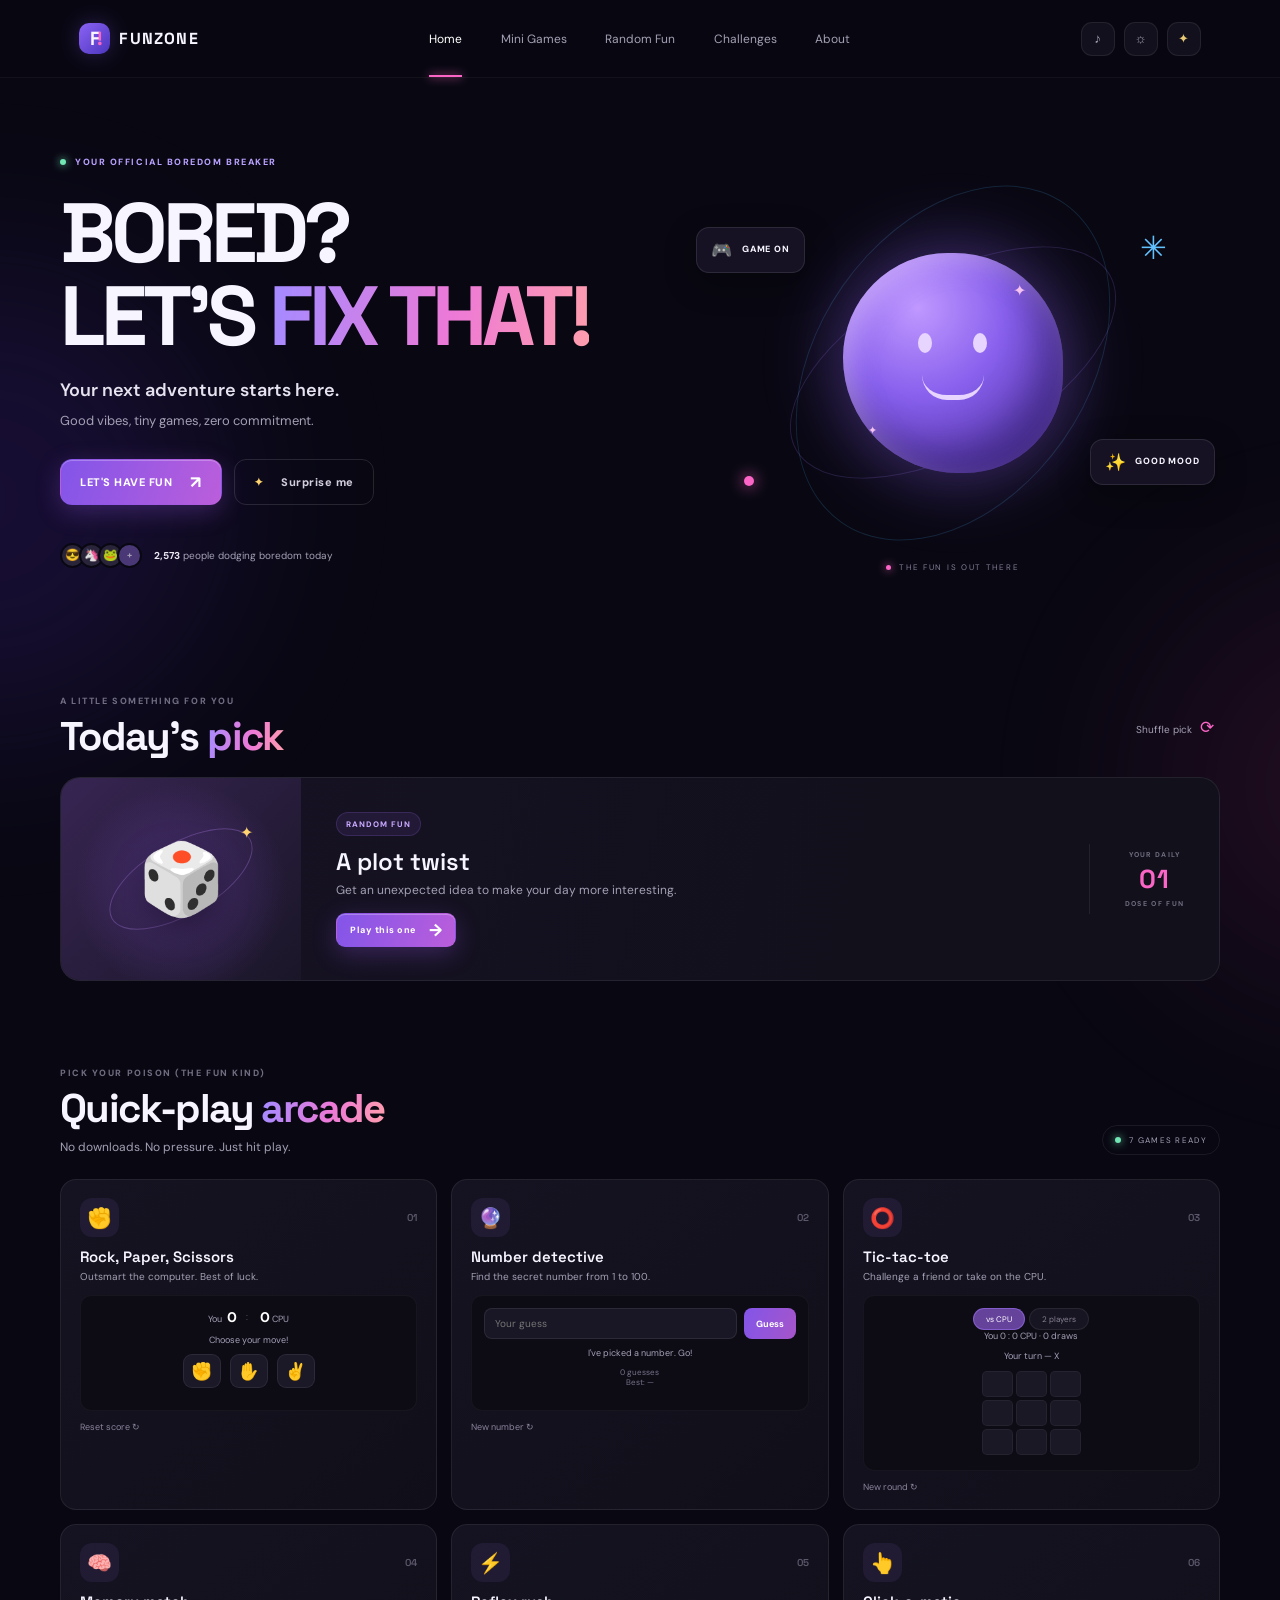
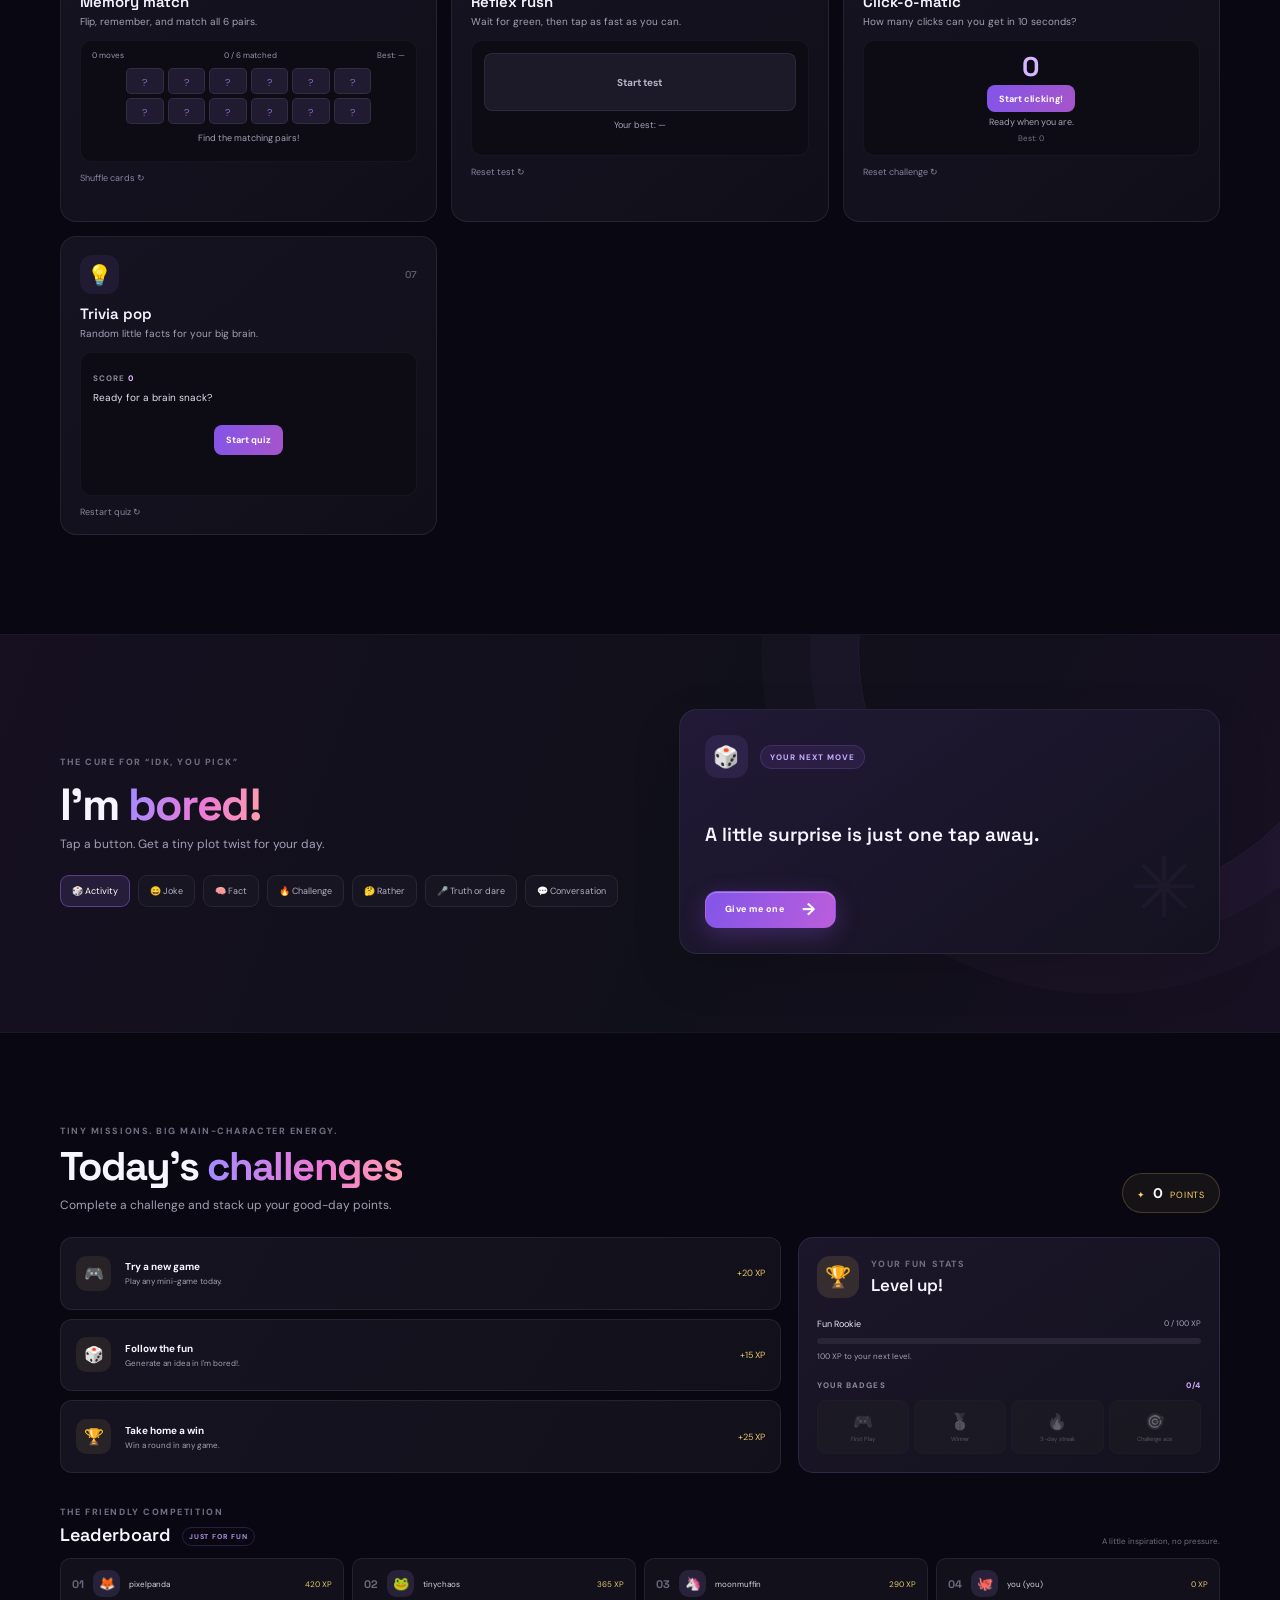
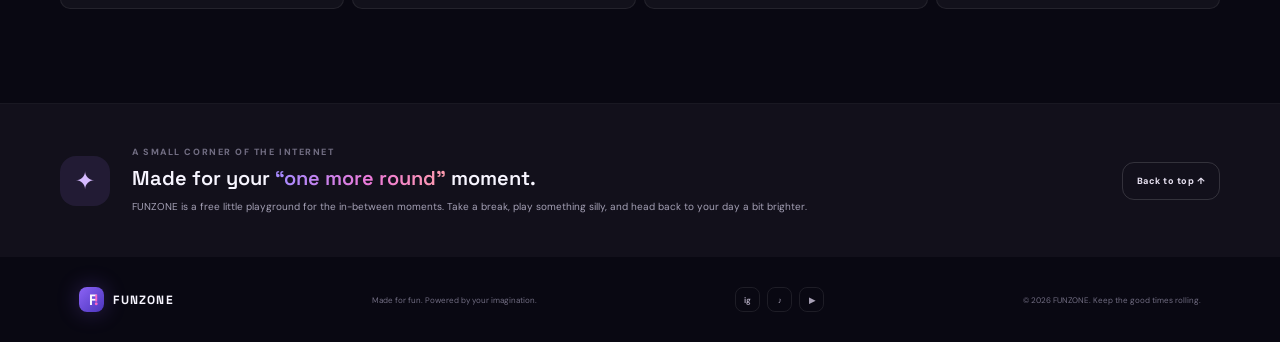
<file: theodor/index.html>
<!doctype html>
<html lang="en">
<head>
  <meta charset="utf-8">
  <meta name="viewport" content="width=device-width, initial-scale=1">
  <meta name="theme-color" content="#090812">
  <meta name="description" content="A tiny escape from boring. Play quick games, find a challenge, and make today more fun.">
  <title>FUNZONE — Your next adventure starts here</title>
  <link rel="preconnect" href="https://fonts.googleapis.com">
  <link rel="preconnect" href="https://fonts.gstatic.com" crossorigin>
  <link href="https://fonts.googleapis.com/css2?family=DM+Sans:wght@400;500;600;700;800&family=Space+Grotesk:wght@400;500;600;700&display=swap" rel="stylesheet">
  <link rel="stylesheet" href="styles.css">
</head>
<body>
  <div class="loader" id="loader" aria-label="Loading FUNZONE">
    <div class="loader-mark">F<span>!</span></div>
    <div class="loader-track"><i></i></div>
    <p>Loading your fun...</p>
  </div>
  <div class="ambient ambient-one" aria-hidden="true"></div>
  <div class="ambient ambient-two" aria-hidden="true"></div>
  <header class="site-header">
    <a class="brand" href="#home" aria-label="FUNZONE home"><span class="brand-icon">F<span>!</span></span><span>FUNZONE</span></a>
    <button class="menu-toggle" id="menuToggle" aria-label="Open navigation" aria-expanded="false">☰</button>
    <nav class="main-nav" id="mainNav" aria-label="Main navigation">
      <a class="nav-link active" href="#home">Home</a>
      <a class="nav-link" href="#games">Mini Games</a>
      <a class="nav-link" href="#random">Random Fun</a>
      <a class="nav-link" href="#challenges">Challenges</a>
      <a class="nav-link" href="#about">About</a>
    </nav>
    <div class="header-actions">
      <button class="icon-button" id="soundToggle" aria-label="Turn sound off" title="Sound on">♫</button>
      <button class="icon-button" id="themeToggle" aria-label="Switch to light theme" title="Switch theme">☼</button>
      <button class="avatar-button" id="settingsOpen" aria-label="Open settings">✦</button>
    </div>
  </header>

  <main>
    <section class="hero section-wrap" id="home">
      <div class="hero-copy">
        <div class="eyebrow"><span class="live-dot"></span> YOUR OFFICIAL BOREDOM BREAKER</div>
        <h1>BORED?<br>LET'S <span class="gradient-text">FIX THAT!</span></h1>
        <p class="hero-subtitle">Your next adventure starts here.<br><span>Good vibes, tiny games, zero commitment.</span></p>
        <div class="hero-buttons">
          <a class="button button-primary" href="#games">LET'S HAVE FUN <span>↗</span></a>
          <button class="button button-quiet" id="surpriseButton"><span class="sparkle">✦</span> Surprise me</button>
        </div>
        <div class="hero-proof"><div class="avatar-stack"><i>😎</i><i>🦄</i><i>🐸</i><b>+</b></div><span><strong id="playerCount">2,481</strong> people dodging boredom today</span></div>
      </div>
      <div class="hero-art" aria-label="A playful floating planet illustration">
        <div class="orbit orbit-one"></div><div class="orbit orbit-two"></div>
        <div class="planet"><span class="planet-face">◡</span><i class="planet-star star-a">✦</i><i class="planet-star star-b">✦</i></div>
        <div class="float-chip chip-game"><span>🎮</span> GAME ON</div>
        <div class="float-chip chip-mood"><span>✨</span> GOOD MOOD</div>
        <div class="floating-shape shape-cross">✳</div><div class="floating-shape shape-circle"></div>
        <div class="art-caption"><span class="caption-dot"></span> THE FUN IS OUT THERE</div>
      </div>
    </section>

    <section class="section-wrap featured-section" aria-labelledby="featuredTitle">
      <div class="section-heading compact-heading"><div><div class="eyebrow">A LITTLE SOMETHING FOR YOU</div><h2 id="featuredTitle">Today's <span class="gradient-text">pick</span></h2></div><button class="text-button" id="shuffleFeatured">Shuffle pick <span>⟳</span></button></div>
      <article class="featured-card" id="featuredCard">
        <div class="featured-visual" id="featuredVisual"><span class="featured-emoji" id="featuredEmoji">🎯</span><span class="visual-orbit"></span><span class="visual-spark">✦</span></div>
        <div class="featured-copy"><span class="pill-label" id="featuredTag">QUICK GAME</span><h3 id="featuredName">Reaction time</h3><p id="featuredDescription">Think you're quick? Put your reflexes to the test.</p><button class="button button-small button-primary" id="featuredPlay">Play this one <span>→</span></button></div>
        <div class="featured-index"><span>YOUR DAILY</span><strong>01</strong><span>DOSE OF FUN</span></div>
      </article>
    </section>

    <section class="section-wrap games-section" id="games">
      <div class="section-heading"><div><div class="eyebrow">PICK YOUR POISON (THE FUN KIND)</div><h2>Quick-play <span class="gradient-text">arcade</span></h2><p class="section-intro">No downloads. No pressure. Just hit play.</p></div><span class="heading-count"><i></i> 7 GAMES READY</span></div>
      <div class="games-grid">
        <article class="game-card game-rps"><div class="card-top"><span class="game-icon">✊</span><span class="game-number">01</span></div><h3>Rock, Paper, Scissors</h3><p>Outsmart the computer. Best of luck.</p><div class="game-widget"><div class="rps-score"><span>You <b id="rpsPlayerScore">0</b></span><span class="score-divider">:</span><span><b id="rpsComputerScore">0</b> CPU</span></div><p class="game-feedback" id="rpsFeedback" aria-live="polite">Choose your move!</p><div class="rps-actions"><button class="choice-button" data-rps="rock" aria-label="Choose rock">✊</button><button class="choice-button" data-rps="paper" aria-label="Choose paper">✋</button><button class="choice-button" data-rps="scissors" aria-label="Choose scissors">✌️</button></div></div><button class="reset-link" data-reset="rps">Reset score ↻</button></article>
        <article class="game-card game-guess"><div class="card-top"><span class="game-icon">🔮</span><span class="game-number">02</span></div><h3>Number detective</h3><p>Find the secret number from 1 to 100.</p><div class="game-widget"><form class="inline-form" id="guessForm"><input id="guessInput" type="number" min="1" max="100" placeholder="Your guess" aria-label="Your number guess" required><button class="mini-button" type="submit">Guess</button></form><p class="game-feedback" id="guessFeedback" aria-live="polite">I've picked a number. Go!</p><span class="subtle-score" id="guessAttempts">0 guesses</span><span class="subtle-score" id="guessBest">Best: —</span></div><button class="reset-link" data-reset="guess">New number ↻</button></article>
        <article class="game-card game-ttt"><div class="card-top"><span class="game-icon">⭕</span><span class="game-number">03</span></div><h3>Tic-tac-toe</h3><p>Challenge a friend or take on the CPU.</p><div class="game-widget"><div class="mode-switch" role="group" aria-label="Tic-tac-toe opponent"><button class="mode-button selected" data-mode="ai">vs CPU</button><button class="mode-button" data-mode="friend">2 players</button></div><div class="rps-score ttt-score" id="tttScore">You 0 : 0 CPU</div><p class="game-feedback" id="tttFeedback" aria-live="polite">Your turn — X</p><div class="ttt-board" id="tttBoard" role="grid" aria-label="Tic-tac-toe board"></div></div><button class="reset-link" data-reset="ttt">New round ↻</button></article>
        <article class="game-card game-memory"><div class="card-top"><span class="game-icon">🧠</span><span class="game-number">04</span></div><h3>Memory match</h3><p>Flip, remember, and match all 6 pairs.</p><div class="game-widget"><div class="memory-meta"><span id="memoryMoves">0 moves</span><span id="memoryMatches">0 / 6 matched</span><span id="memoryBest">Best: —</span></div><div class="memory-board" id="memoryBoard"></div><p class="game-feedback" id="memoryFeedback" aria-live="polite">Find the matching pairs!</p></div><button class="reset-link" data-reset="memory">Shuffle cards ↻</button></article>
        <article class="game-card game-reaction"><div class="card-top"><span class="game-icon">⚡</span><span class="game-number">05</span></div><h3>Reflex rush</h3><p>Wait for green, then tap as fast as you can.</p><div class="game-widget"><button class="reaction-pad" id="reactionPad" data-state="idle"><span id="reactionText">Start test</span></button><p class="game-feedback" id="reactionFeedback" aria-live="polite">Your best: <span id="reactionBest">—</span></p></div><button class="reset-link" data-reset="reaction">Reset test ↻</button></article>
        <article class="game-card game-click"><div class="card-top"><span class="game-icon">👆</span><span class="game-number">06</span></div><h3>Click-o-matic</h3><p>How many clicks can you get in 10 seconds?</p><div class="game-widget click-widget"><div class="click-count" id="clickCount">0</div><button class="mini-button click-button" id="clickButton">Start clicking!</button><p class="game-feedback" id="clickFeedback" aria-live="polite">Ready when you are.</p><span class="subtle-score" id="clickBest">Best: 0</span></div><button class="reset-link" data-reset="click">Reset challenge ↻</button></article>
        <article class="game-card game-quiz"><div class="card-top"><span class="game-icon">💡</span><span class="game-number">07</span></div><h3>Trivia pop</h3><p>Random little facts for your big brain.</p><div class="game-widget"><span class="quiz-score">SCORE <b id="quizScore">0</b></span><p class="quiz-question" id="quizQuestion">Ready for a brain snack?</p><div class="quiz-options" id="quizOptions"><button class="mini-button" id="startQuiz">Start quiz</button></div><p class="game-feedback" id="quizFeedback" aria-live="polite"></p></div><button class="reset-link" data-reset="quiz">Restart quiz ↻</button></article>
      </div>
    </section>

    <section class="random-section" id="random">
      <div class="section-wrap random-layout">
        <div class="random-copy"><div class="eyebrow">THE CURE FOR “IDK, YOU PICK”</div><h2>I'm <span class="gradient-text">bored!</span></h2><p>Tap a button. Get a tiny plot twist for your day.</p>
          <div class="generator-tabs" role="group" aria-label="Choose something fun"><button class="generator-button active" data-generator="activity">🎲 Activity</button><button class="generator-button" data-generator="joke">😄 Joke</button><button class="generator-button" data-generator="fact">🧠 Fact</button><button class="generator-button" data-generator="challenge">🔥 Challenge</button><button class="generator-button" data-generator="wyr">🤔 Rather</button><button class="generator-button" data-generator="truth">🎤 Truth or dare</button><button class="generator-button" data-generator="starter">💬 Conversation</button></div>
        </div>
        <div class="random-result-card" id="randomResultCard"><div class="result-top"><span class="result-icon" id="resultIcon">🎲</span><span class="pill-label" id="resultCategory">YOUR NEXT MOVE</span></div><p class="result-text" id="resultText" aria-live="polite">A little surprise is just one tap away.</p><button class="button button-primary result-button" id="generateButton">Give me one <span>→</span></button><span class="result-decoration">✳</span></div>
      </div>
    </section>

    <section class="section-wrap challenge-section" id="challenges">
      <div class="section-heading"><div><div class="eyebrow">TINY MISSIONS. BIG MAIN-CHARACTER ENERGY.</div><h2>Today's <span class="gradient-text">challenges</span></h2><p class="section-intro">Complete a challenge and stack up your good-day points.</p></div><div class="points-chip">✦ <strong id="pointsTotal">0</strong> POINTS</div></div>
      <div class="challenge-layout">
        <div class="challenge-list" id="challengeList"></div>
        <aside class="rewards-card"><div class="rewards-header"><span class="rewards-icon">🏆</span><div><span class="eyebrow">YOUR FUN STATS</span><h3>Level up!</h3></div></div><div class="level-row"><span id="levelName">Fun Rookie</span><span id="levelPoints">0 / 100 XP</span></div><div class="progress-track"><i id="levelProgress"></i></div><p class="reward-note" id="rewardNote">Play games and finish challenges to earn XP.</p><div class="achievement-title">YOUR BADGES <span id="badgeCount">0/4</span></div><div class="badges" id="badges"><span class="badge locked" data-badge="first">🎮<small>First Play</small></span><span class="badge locked" data-badge="winner">🥇<small>Winner</small></span><span class="badge locked" data-badge="streak">🔥<small>3-day streak</small></span><span class="badge locked" data-badge="collector">🎯<small>Challenge ace</small></span></div></aside>
      </div>
      <div class="leaderboard"><div class="leaderboard-heading"><div><span class="eyebrow">THE FRIENDLY COMPETITION</span><h3>Leaderboard <span class="sample-tag">JUST FOR FUN</span></h3></div><span class="leaderboard-caption">A little inspiration, no pressure.</span></div><div class="leaderboard-list" id="leaderboardList"></div></div>
    </section>

    <section class="about-section" id="about"><div class="section-wrap about-inner"><div class="about-stamp">✦</div><div><div class="eyebrow">A SMALL CORNER OF THE INTERNET</div><h2>Made for your <span class="gradient-text">“one more round”</span> moment.</h2><p>FUNZONE is a free little playground for the in-between moments. Take a break, play something silly, and head back to your day a bit brighter.</p></div><a class="button button-outline" href="#home">Back to top ↑</a></div></section>
  </main>

  <footer class="site-footer"><a class="brand footer-brand" href="#home"><span class="brand-icon">F<span>!</span></span><span>FUNZONE</span></a><p>Made for fun. Powered by your imagination.</p><div class="social-links"><a href="https://www.instagram.com/" target="_blank" rel="noopener noreferrer" aria-label="Instagram">ig</a><a href="https://www.tiktok.com/" target="_blank" rel="noopener noreferrer" aria-label="TikTok">♪</a><a href="https://www.youtube.com/" target="_blank" rel="noopener noreferrer" aria-label="YouTube">▶</a></div><span class="copyright">© <span id="year"></span> FUNZONE. Keep the good times rolling.</span></footer>

  <div class="toast" id="toast" role="status" aria-live="polite"></div>
  <div class="confetti-layer" id="confettiLayer" aria-hidden="true"></div>
  <dialog class="settings-dialog" id="settingsDialog"><form method="dialog"><button class="dialog-close" aria-label="Close settings">×</button><span class="eyebrow">MAKE YOURSELF AT HOME</span><h2>Settings</h2><label class="setting-row"><span><strong>Sound effects</strong><small>Little sounds for your wins</small></span><input type="checkbox" id="soundSetting"></label><label class="setting-row"><span><strong>Light theme</strong><small>Switch up the atmosphere</small></span><input type="checkbox" id="themeSetting"></label><button class="button button-outline clear-data" id="clearData" type="button">Clear saved progress</button></form></dialog>
  <div class="surprise-overlay" id="surpriseOverlay" aria-hidden="true"><div class="surprise-content"><button id="surpriseClose" aria-label="Close surprise">×</button><span class="surprise-emoji">🪩</span><p id="surpriseMessage">You are officially too cool to be bored.</p></div></div>
  <script src="app.js"></script>
</body>
</html>
</file>
<file: theodor/styles.css>
:root {
  color-scheme: dark;
  --bg: #090812;
  --panel: #11101c;
  --panel-2: #161422;
  --panel-border: rgba(255,255,255,.075);
  --text: #f7f5ff;
  --muted: #a4a0b5;
  --faint: #716d82;
  --purple: #a178ff;
  --pink: #fa65c6;
  --blue: #64b6ff;
  --green: #72e6b4;
  --yellow: #ffd36e;
  --font: "DM Sans", sans-serif;
  --display: "Space Grotesk", sans-serif;
}
* { box-sizing: border-box; }
html { scroll-behavior: smooth; scroll-padding-top: 90px; }
body { margin: 0; min-width: 320px; background: var(--bg); color: var(--text); font-family: var(--font); overflow-x: hidden; }
body, button, input { font-family: var(--font); }
button, a { -webkit-tap-highlight-color: transparent; }
button { color: inherit; }
a { color: inherit; text-decoration: none; }
::selection { background: rgba(161,120,255,.45); color: white; }
.loader { position: fixed; inset: 0; z-index: 1000; background: var(--bg); display: grid; place-content: center; justify-items: center; gap: 14px; transition: opacity .5s, visibility .5s; }
.loader.hidden { opacity: 0; visibility: hidden; }
.loader-mark { font: 800 52px var(--display); letter-spacing: -8px; color: white; }
.loader-mark span, .brand-icon span { color: var(--pink); }
.loader-track { width: 112px; height: 3px; background: #282439; border-radius: 10px; overflow: hidden; }
.loader-track i { display: block; height: 100%; background: linear-gradient(90deg,var(--purple),var(--pink)); animation: load .9s ease-in-out forwards; }
.loader p { color: var(--muted); font-size: 12px; margin: 0; }
@keyframes load { to { width: 100%; } }
.ambient { position: fixed; pointer-events: none; border-radius: 50%; filter: blur(100px); opacity: .15; z-index: -1; }
.ambient-one { width: 460px; height: 460px; background: #6f37fa; left: -240px; top: 30vh; }
.ambient-two { width: 400px; height: 400px; background: #eb3ca7; right: -270px; top: 65vh; opacity: .1; }
.site-header { height: 78px; padding: 0 clamp(22px,6.2vw,100px); display: flex; align-items: center; justify-content: space-between; border-bottom: 1px solid rgba(255,255,255,.045); position: sticky; top: 0; z-index: 30; background: rgba(9,8,18,.82); backdrop-filter: blur(18px); }
.brand { display: flex; align-items: center; gap: 9px; font: 700 16px var(--display); letter-spacing: 1.2px; white-space: nowrap; }
.brand-icon { width: 31px; height: 31px; border-radius: 10px; display: flex; align-items: center; justify-content: center; line-height: 1; background: linear-gradient(135deg,#8c63f5,#4b35bd); font-size: 19px; letter-spacing: -3px; box-shadow: 0 0 22px #7851d955; }
.main-nav { display: flex; gap: clamp(18px,3vw,42px); height: 100%; align-items: center; }
.nav-link { font-size: 12px; color: var(--muted); transition: color .2s; position: relative; }
.nav-link:hover, .nav-link.active { color: white; }
.nav-link.active:after { content: ""; position: absolute; bottom: -30px; left: 0; right: 0; height: 2px; background: var(--pink); box-shadow: 0 0 10px var(--pink); }
.header-actions { display: flex; gap: 9px; align-items: center; }
.icon-button,.avatar-button,.menu-toggle { border: 1px solid var(--panel-border); background: var(--panel); width: 34px; height: 34px; border-radius: 11px; display: grid; place-items: center; cursor: pointer; color: var(--muted); transition: .2s; }
.icon-button:hover,.avatar-button:hover { color: white; border-color: #8372ba; transform: translateY(-2px); }
.avatar-button { color: #e6c875; }
.menu-toggle { display: none; }
.section-wrap { width: min(1160px, calc(100% - 56px)); margin-inline: auto; }
.hero { min-height: 580px; display: grid; grid-template-columns: 1.05fr .95fr; align-items: center; gap: 35px; padding-top: 32px; padding-bottom: 43px; }
.hero-copy { padding: 24px 0 25px; position: relative; z-index: 2; }
.eyebrow { font-size: 9px; font-weight: 800; letter-spacing: 1.55px; color: var(--faint); display: block; }
.hero .eyebrow { color: #b9a1ff; display: flex; align-items: center; gap: 9px; }
.live-dot,.heading-count i { width: 6px; height: 6px; border-radius: 50%; background: var(--green); display: inline-block; box-shadow: 0 0 9px var(--green); }
h1,h2,h3,p { margin-top: 0; }
h1 { font: 700 clamp(48px,7vw,84px)/.98 var(--display); letter-spacing: -5px; margin: 24px 0 19px; }
.gradient-text { color: transparent; background: linear-gradient(100deg,#a78aff 5%,#ed79d7 57%,#ff9eac 100%); background-clip: text; -webkit-background-clip: text; }
.hero-subtitle { font-size: 18px; line-height: 1.6; margin-bottom: 25px; color: #e6e2ef; font-weight: 600; }
.hero-subtitle span { font-size: 13px; color: var(--muted); font-weight: 400; }
.hero-buttons { display: flex; gap: 12px; align-items: center; flex-wrap: wrap; }
.button { min-height: 46px; border-radius: 12px; padding: 0 19px; display: inline-flex; gap: 18px; align-items: center; justify-content: center; font-size: 11px; font-weight: 800; letter-spacing: .5px; cursor: pointer; border: 1px solid transparent; transition: transform .2s, box-shadow .2s, background .2s; }
.button:hover { transform: translateY(-3px); }
.button-primary { color: white; background: linear-gradient(110deg,#8255e9,#bb5edb); box-shadow: 0 7px 25px #9958ec48,inset 0 1px #ffffff42; }
.button-primary:hover { box-shadow: 0 10px 32px #a450eb79,inset 0 1px #ffffff42; }
.button-primary span { font-size: 17px; }
.button-quiet { color: #d3cede; background: transparent; border-color: rgba(255,255,255,.12); }
.button-quiet:hover { border-color: #9b70df; background: #a178ff12; }
.sparkle { color: var(--yellow); }
.hero-proof { margin-top: 38px; display: flex; gap: 12px; align-items: center; color: var(--muted); font-size: 10px; }
.hero-proof strong { color: #ece9f4; }
.avatar-stack { display: flex; align-items: center; }
.avatar-stack i,.avatar-stack b { font-style: normal; width: 25px; height: 25px; display: grid; place-items: center; border-radius: 50%; background: #2a243a; border: 2px solid var(--bg); margin-left: -6px; font-size: 12px; }
.avatar-stack i:first-child { margin-left: 0; }.avatar-stack b { background: #493875; font-size: 9px; }
.hero-art { position: relative; height: 455px; display: grid; place-items: center; isolation: isolate; }
.hero-art:before { content:""; position:absolute; width: 330px; height:330px; border-radius:50%; background: radial-gradient(circle,#6842a934 0%,#261b4935 44%,transparent 70%); filter: blur(20px); }
.orbit { position:absolute; border: 1px solid #9b77eb32; border-radius:50%; transform: rotate(-29deg); }
.orbit-one { width: 360px; height: 175px; }.orbit-two { width: 270px; height: 390px; transform: rotate(35deg); border-color: #4eb9fa2b; }
.planet { width: 220px; height: 220px; position: relative; border-radius: 49% 51% 46% 54%; display: grid; place-items: center; background: radial-gradient(circle at 34% 25%,#c098ff,#8860ed 40%,#5636ac 82%); box-shadow: inset -22px -24px 35px #3220678a, inset 8px 8px 25px #e4c9ff8c,0 0 75px #9567ff67; animation: float 5s ease-in-out infinite; }
.planet:before,.planet:after { content:""; position:absolute; background:#e7d4ff; border-radius:50%; width:14px; height:20px; top:80px; left:75px; box-shadow: 55px 0 #e7d4ff; }
.planet:after { width: 62px; height: 20px; top:122px; left:79px; border-radius: 0 0 40px 40px; background: transparent; border-bottom: 5px solid #e7d4ff; box-shadow: none; }
.planet-face { position:absolute; opacity:0; }
.planet-star { position:absolute; color:#f6c2f1; font-style:normal; font-size:16px; }
.star-a { top:27px; right:37px; }.star-b { bottom:36px; left:25px; font-size:11px; }
.float-chip { position:absolute; z-index:3; border:1px solid #ffffff1a; background:#181426df; border-radius:13px; padding:11px 14px; font-size:9px; font-weight:800; letter-spacing:.8px; box-shadow:0 10px 32px #0005; animation: bob 4s ease-in-out infinite; }
.float-chip span { font-size:17px; vertical-align:middle; margin-right:6px; }.chip-game { top:92px; left:2%; }.chip-mood { right:1%; bottom:105px; animation-delay: -1.7s; }
.floating-shape { position:absolute; }.shape-cross { color:#62c1ff; font-size:32px; right:10%; top:92px; animation: spin 14s linear infinite; }.shape-circle { width:10px;height:10px;background:var(--pink);border-radius:50%;left:11%;bottom:104px;box-shadow:0 0 15px var(--pink); }
.art-caption { position:absolute; bottom:18px; font-size:8px; letter-spacing:1.7px; color:#837c97; display:flex; align-items:center; gap:8px; }.caption-dot { width:5px;height:5px;border-radius:50%;background:var(--pink);box-shadow:0 0 8px var(--pink); }
@keyframes float { 50% { transform: translateY(-11px) rotate(2deg); } }
@keyframes bob { 50% { transform: translateY(-7px); } }
@keyframes spin { to { transform: rotate(360deg); } }
.featured-section { padding: 37px 0 82px; }
.section-heading { display:flex; justify-content:space-between; align-items:flex-end; gap:20px; margin-bottom:24px; }
.compact-heading { align-items:center; margin-bottom:18px; }
.section-heading h2,.random-copy h2 { font:700 clamp(29px,4vw,40px)/1.1 var(--display); letter-spacing:-1.6px; margin:8px 0 0; }
.text-button { border:0; background:none; color:var(--muted); font-size:10px; cursor:pointer; }.text-button span { color:var(--pink); font-size:17px; padding-left:5px; }
.featured-card { min-height:202px; display:grid; grid-template-columns:240px 1fr 130px; align-items:center; border:1px solid var(--panel-border); border-radius:20px; overflow:hidden; background:linear-gradient(105deg,#171225,#11101b 70%); }
.featured-visual { min-height:202px; position:relative; overflow:hidden; display:grid; place-items:center; background:radial-gradient(circle at 50% 55%,#9457ed4d,transparent 65%),linear-gradient(135deg,#372552,#1a1628); }
.featured-emoji { z-index:1; font-size:70px; filter:drop-shadow(0 12px 16px #0006); animation:bob 3.6s ease-in-out infinite; }
.visual-orbit { position:absolute;width:160px;height:72px;border:1px solid #c08af94a;border-radius:50%;transform:rotate(-30deg); }
.visual-spark { position:absolute; right:20%;top:22%;color:var(--yellow); }
.featured-copy { padding:25px 35px; }.pill-label { display:inline-block; color:#c9a9ff; background:#8f5be51c; border:1px solid #a278ff2d; border-radius:30px; padding:6px 9px; font-size:8px; font-weight:800; letter-spacing:1px; }
.featured-copy h3 { font:600 24px var(--display); margin:10px 0 5px; }.featured-copy p { font-size:12px;color:var(--muted);margin-bottom:15px; }.button-small { min-height:34px;padding:0 13px;border-radius:9px;font-size:9px;gap:13px; }
.featured-index { border-left:1px solid var(--panel-border); height:70px; display:flex; flex-direction:column; align-items:center; justify-content:center; gap:3px; color:var(--faint); letter-spacing:1.3px;font-size:7px;font-weight:700; }
.featured-index strong { font:700 26px var(--display); color:var(--pink); }
.games-section { padding: 4px 0 99px; }
.section-intro { color:var(--muted);font-size:12px;margin:8px 0 0; }
.heading-count { color:var(--muted);font-size:8px;letter-spacing:1.3px;border:1px solid var(--panel-border);border-radius:30px;padding:9px 12px;white-space:nowrap;display:flex;gap:8px;align-items:center; }
.heading-count i { background:var(--green); }
.games-grid { display:grid;grid-template-columns:repeat(3,1fr);gap:14px; }
.game-card { background:linear-gradient(140deg,#151321,#100f19); border:1px solid var(--panel-border); border-radius:16px; padding:18px 19px 14px; min-height:298px; transition:transform .25s,border-color .25s,box-shadow .25s; position:relative; overflow:hidden; }
.game-card:hover { transform:translateY(-4px);border-color:#9b72e646;box-shadow:0 15px 35px #0003; }
.card-top { display:flex;justify-content:space-between;align-items:center;margin-bottom:10px; }.game-icon { width:39px;height:39px;display:grid;place-items:center;background:#a178ff16;border-radius:12px;font-size:20px; }.game-number { font:600 10px var(--display);color:#5d586d; }
.game-card h3 { font:600 15px var(--display);margin:0 0 4px; }.game-card>p { font-size:10px;color:var(--muted);margin-bottom:12px; }
.game-widget { min-height:116px; padding:12px; background:#0d0c15;border:1px solid #ffffff0b;border-radius:11px; position:relative; }
.game-feedback { font-size:9px;color:#a6a0b8;text-align:center;min-height:13px;margin:8px 0 7px; }.reset-link { border:0;background:transparent;color:#8c849e;font-size:9px;padding:10px 0 0;cursor:pointer;transition:color .2s; }.reset-link:hover { color:#e1c3ff; }
.rps-score { display:flex;justify-content:center;gap:9px;align-items:center;font-size:9px;color:var(--muted); }.rps-score b { color:white;font-size:14px;margin-left:3px; }.score-divider { color:#615a70; }
.rps-actions { display:flex;justify-content:center;gap:9px; }.choice-button { background:#1b1828;border:1px solid #ffffff13;border-radius:9px;width:38px;height:34px;font-size:17px;cursor:pointer;transition:.2s; }.choice-button:hover { background:#36264d;transform:translateY(-2px);border-color:#a178ff80; }
.inline-form { display:flex;gap:7px; }.inline-form input { width:100%;min-width:0;background:#191725;border:1px solid #ffffff15;border-radius:8px;color:white;padding:8px 10px;font-size:10px;outline:0; }.inline-form input:focus { border-color:var(--purple); }.mini-button { background:linear-gradient(110deg,#8255e9,#a655c9);border:0;border-radius:8px;color:white;padding:0 12px;min-height:30px;font-size:9px;font-weight:700;cursor:pointer;transition:transform .2s,filter .2s;white-space:nowrap; }.mini-button:hover { transform:translateY(-2px);filter:brightness(1.15); }.subtle-score { display:block;text-align:center;font-size:8px;color:#777188; }
.mode-switch { display:flex;justify-content:center;gap:4px; }.mode-button { border:1px solid #ffffff12;background:#171521;color:#888195;padding:5px 12px;border-radius:20px;font-size:8px;cursor:pointer; }.mode-button.selected { background:#66439b;color:#fff;border-color:#a178ff80; }
.ttt-board { display:grid;grid-template-columns:repeat(3,31px);gap:3px;justify-content:center;margin:8px auto 3px; }.ttt-cell { width:31px;height:26px;background:#1a1825;border:1px solid #ffffff0c;border-radius:5px;cursor:pointer;color:#c9a4ff;font:700 14px var(--display); }.ttt-cell:hover:empty { background:#30273e; }.ttt-cell.o-cell { color:#ff83cc; }
.game-memory .game-widget { padding:9px 11px; }.memory-meta { display:flex;justify-content:space-between;font-size:8px;color:#9a94a9; }.memory-board { display:grid;grid-template-columns:repeat(6,1fr);gap:4px;margin:8px auto 4px;max-width:245px; }.memory-card { height:26px;border:1px solid #ffffff14;border-radius:5px;background:#201b30;cursor:pointer;font-size:13px;transition:transform .2s,background .2s; }.memory-card:not(.flipped):not(.matched):after { content:"?";color:#8d68cf;font-size:10px; }.memory-card.flipped,.memory-card.matched { background:#322744;border-color:#a178ff70; }.memory-card.matched { background:#17352d;border-color:#5fd0a2aa; }
.reaction-pad { width:100%;height:58px;background:#1c1929;color:#b9b4c6;border:1px solid #ffffff12;border-radius:8px;font-size:10px;font-weight:700;cursor:pointer;transition:background .2s; }.reaction-pad[data-state="waiting"] { background:#7c334f;color:#fff; }.reaction-pad[data-state="ready"] { background:#16865b;color:white;box-shadow:0 0 22px #36cf8777; }.reaction-pad[data-state="result"] { background:#19261f;color:#8af2be; }
.click-widget { text-align:center; }.click-count { font:700 27px var(--display);color:#d8b5ff;line-height:1; }.click-button { margin:5px auto 0;min-height:27px; }.click-widget .game-feedback { margin:4px 0; }
.quiz-score { color:#8d869b;letter-spacing:1px;font-weight:800;font-size:8px; }.quiz-score b { color:#e8c1ff; }.quiz-question { font-size:10px;line-height:1.4;min-height:28px;margin:5px 0 6px;color:#e2dfeb; }.quiz-options { display:flex;gap:5px;flex-wrap:wrap;justify-content:center; }.quiz-option { border:1px solid #ffffff14;background:#191724;border-radius:7px;padding:6px 8px;color:#c9c4d4;font-size:8px;cursor:pointer; }.quiz-option:hover { border-color:#a178ff90; }.quiz-option:disabled { opacity:.6; }
.random-section { padding:74px 0 78px;background:linear-gradient(110deg,#161020,#10101a 56%,#171022);border-block:1px solid #ffffff08;position:relative;overflow:hidden; }.random-section:before { content:"";position:absolute;right:-70px;top:-230px;width:490px;height:490px;border:1px solid #bd77e91c;border-radius:50%;box-shadow:0 0 0 48px #bd77e908,0 0 0 97px #bd77e906;pointer-events:none; }.random-layout { display:grid;grid-template-columns:1.02fr .98fr;gap:55px;align-items:center; }.random-copy h2 { font-size:45px;margin:12px 0 7px; }.random-copy>p { color:var(--muted);font-size:12px;margin-bottom:23px; }.generator-tabs { display:flex;gap:8px;flex-wrap:wrap; }.generator-button { border:1px solid #ffffff12;background:#171521;color:#b5b0c2;border-radius:9px;padding:9px 11px;font-size:9px;cursor:pointer;transition:.2s; }.generator-button:hover,.generator-button.active { color:white;border-color:#a178ff66;background:#a178ff20; }
.random-result-card { min-height:245px;position:relative;overflow:hidden;border:1px solid #ffffff11;border-radius:18px;background:linear-gradient(145deg,#211936,#14121f);padding:25px;display:flex;flex-direction:column;align-items:flex-start;justify-content:space-between;box-shadow:0 18px 50px #0002; }.result-top { display:flex;gap:12px;align-items:center; }.result-icon { width:43px;height:43px;border-radius:13px;background:#a178ff1b;display:grid;place-items:center;font-size:21px; }.result-text { font:600 19px/1.45 var(--display);max-width:400px;position:relative;z-index:1;margin:21px 0; }.result-button { min-height:37px;font-size:9px; }.result-decoration { position:absolute;right:20px;bottom:10px;font-size:84px;color:#c386ff0b; }
.random-result-card.refresh { animation:pop-in .35s ease; } @keyframes pop-in { from{opacity:.5;transform:translateY(7px) scale(.985)}to{opacity:1;transform:none} }
.challenge-section { padding:92px 0 94px; }.points-chip { border:1px solid #ffd36e32;border-radius:30px;background:#ffd36e0e;color:#ffd36e;padding:10px 14px;font-size:9px;letter-spacing:.8px;white-space:nowrap; }.points-chip strong { color:#fff; font-size:14px; margin-inline:4px; }
.challenge-layout { display:grid;grid-template-columns:1.45fr .85fr;gap:17px; }.challenge-list { display:grid;gap:9px; }.challenge-item { display:grid;grid-template-columns:38px 1fr auto;gap:11px;align-items:center;background:linear-gradient(120deg,#151320,#12111b);border:1px solid var(--panel-border);border-radius:12px;padding:12px 15px; }.challenge-icon { width:35px;height:35px;border-radius:10px;background:#ffd36e14;display:grid;place-items:center;font-size:16px; }.challenge-info strong { display:block;font-size:10px;margin-bottom:3px; }.challenge-info small { display:block;color:var(--muted);font-size:8px; }.challenge-progress { width:70px;height:4px;background:#302b3b;border-radius:4px;margin-top:7px;overflow:hidden; }.challenge-progress i { display:block;height:100%;background:linear-gradient(90deg,#8c66ed,#e778d1); }.challenge-reward { color:#e8c66c;font-size:9px;white-space:nowrap; }.challenge-done { color:var(--green);font-size:12px; }.rewards-card { background:linear-gradient(145deg,#1b1629,#14121f);border:1px solid #b284f326;border-radius:15px;padding:18px; }.rewards-header { display:flex;gap:12px;align-items:center;margin-bottom:20px; }.rewards-icon { width:42px;height:42px;border-radius:13px;background:#eecb6820;display:grid;place-items:center;font-size:21px; }.rewards-header h3 { font:600 17px var(--display);margin:4px 0 0; }.level-row { display:flex;justify-content:space-between;color:#ebe7f3;font-size:9px;margin-bottom:8px; }.level-row span:last-child { color:var(--muted);font-size:8px; }.progress-track { height:6px;background:#2a2536;border-radius:5px;overflow:hidden; }.progress-track i { display:block;height:100%;width:0;background:linear-gradient(90deg,#8a5ce7,#ec72c5);transition:width .5s; }.reward-note { font-size:8px;color:var(--muted);margin:7px 0 19px; }.achievement-title { display:flex;justify-content:space-between;color:#8c849b;font-size:8px;letter-spacing:1.1px;font-weight:800;margin-bottom:10px; }.achievement-title span { color:#c9a7fa; }.badges { display:grid;grid-template-columns:repeat(4,1fr);gap:5px; }.badge { min-height:54px;background:#252035;border:1px solid #ffffff0b;border-radius:9px;display:flex;flex-direction:column;align-items:center;justify-content:center;gap:3px;font-size:16px;filter:grayscale(0); }.badge small { color:#c6bfd2;font-size:6px;white-space:nowrap; }.badge.locked { filter:grayscale(1);opacity:.35; }
.leaderboard { margin-top:33px; }.leaderboard-heading { display:flex;justify-content:space-between;align-items:flex-end;margin-bottom:12px; }.leaderboard-heading h3 { font:600 18px var(--display);margin:5px 0 0; }.sample-tag { vertical-align:middle;margin-left:6px;font:800 7px var(--font);letter-spacing:.8px;color:#a88bd8;border:1px solid #a178ff33;padding:4px 6px;border-radius:10px; }.leaderboard-caption { color:var(--faint);font-size:8px; }.leaderboard-list { display:grid;grid-template-columns:repeat(4,1fr);gap:8px; }.leader-row { display:flex;align-items:center;gap:9px;padding:11px;background:#12111b;border:1px solid var(--panel-border);border-radius:10px; }.leader-rank { font:700 11px var(--display);color:#6e687d; }.leader-avatar { width:27px;height:27px;border-radius:9px;display:grid;place-items:center;background:#272139;font-size:13px; }.leader-name { flex:1;font-size:8px;color:#d8d3e1; }.leader-score { font-size:8px;color:#e4c76f;white-space:nowrap; }
.about-section { padding:42px 0;background:#12101b;border-top:1px solid #ffffff08; }.about-inner { display:flex;align-items:center;gap:22px; }.about-stamp { width:50px;height:50px;flex:0 0 50px;border-radius:16px;display:grid;place-items:center;background:#a178ff1c;color:#d6baff;font-size:24px; }.about-inner>div:nth-child(2) { flex:1; }.about-inner h2 { font:600 20px var(--display);margin:7px 0; }.about-inner p { max-width:680px;color:var(--muted);font-size:10px;line-height:1.7;margin:0; }.button-outline { border:1px solid #ffffff24;background:transparent;color:#e7e1f1;min-height:38px;padding:0 14px;font-size:9px;white-space:nowrap; }.button-outline:hover { border-color:#b18bff; }.site-footer { min-height:85px;padding:18px clamp(22px,6.2vw,100px);display:flex;align-items:center;justify-content:space-between;gap:14px;color:var(--faint);font-size:8px; }.footer-brand { font-size:12px;color:var(--text); }.footer-brand .brand-icon { width:25px;height:25px;font-size:15px;border-radius:8px; }.site-footer p { margin:0; }.social-links { display:flex;gap:7px; }.social-links a { width:25px;height:25px;border:1px solid #ffffff16;border-radius:8px;display:grid;place-items:center;font-weight:700;color:#a8a1b6;transition:.2s; }.social-links a:hover { color:white;border-color:#a178ff; }.copyright { white-space:nowrap; }
.toast { position:fixed;z-index:80;bottom:22px;left:50%;transform:translate(-50%,15px);background:#28213a;border:1px solid #a178ff60;color:white;padding:11px 16px;border-radius:11px;font-size:10px;opacity:0;pointer-events:none;transition:.25s;box-shadow:0 12px 34px #0008; }.toast.visible { opacity:1;transform:translate(-50%,0); }.confetti-layer { position:fixed;inset:0;pointer-events:none;overflow:hidden;z-index:70; }.confetti { position:absolute;top:-15px;width:7px;height:12px;border-radius:2px;animation:confetti-fall 1.7s ease-in forwards; }.confetti:nth-child(3n) { border-radius:50%; }.confetti:nth-child(4n) { width:5px;height:5px; } @keyframes confetti-fall { to { transform:translateY(110vh) rotate(720deg);opacity:.1; } }
.settings-dialog { width:min(400px,calc(100% - 30px));background:#171421;color:var(--text);border:1px solid #ffffff22;border-radius:18px;padding:24px;box-shadow:0 24px 90px #000a; }.settings-dialog::backdrop { background:#05040bcc;backdrop-filter:blur(5px); }.settings-dialog form { position:relative; }.dialog-close { position:absolute;right:0;top:-7px;background:none;border:0;color:#aaa2bb;font-size:26px;cursor:pointer; }.settings-dialog h2 { font:600 25px var(--display);margin:7px 0 20px; }.setting-row { display:flex;align-items:center;justify-content:space-between;border-top:1px solid #ffffff10;padding:15px 0; }.setting-row strong,.setting-row small { display:block; }.setting-row strong { font-size:11px; }.setting-row small { font-size:9px;color:var(--muted);margin-top:4px; }.setting-row input { accent-color:#a178ff;width:16px;height:16px;cursor:pointer; }.clear-data { width:100%;margin-top:14px; }
.surprise-overlay { position:fixed;inset:0;z-index:90;display:grid;place-items:center;background:#090812ef;opacity:0;visibility:hidden;transition:.25s;backdrop-filter:blur(10px); }.surprise-overlay.open { opacity:1;visibility:visible; }.surprise-content { width:min(390px,calc(100% - 40px));padding:40px 28px 34px;text-align:center;border:1px solid #a178ff55;border-radius:21px;background:radial-gradient(circle at 50% 0,#874eda3a,transparent 65%),#171421;box-shadow:0 0 80px #9f50eb28;transform:scale(.9);transition:.25s;position:relative; }.open .surprise-content { transform:scale(1); }.surprise-content button { position:absolute;right:14px;top:10px;border:0;background:none;font-size:24px;color:#aaa;cursor:pointer; }.surprise-emoji { font-size:60px;display:block;animation:spin 9s linear infinite; }.surprise-content p { font:600 18px/1.45 var(--display);margin:17px 0 0; }
body.light-theme { --bg:#f7f5fc;--panel:#fff;--panel-2:#f0edf7;--panel-border:rgba(42,31,70,.12);--text:#201a31;--muted:#625b72;--faint:#817a91;color-scheme:light; }
body.light-theme .site-header { background:rgba(247,245,252,.88);border-bottom-color:#30235a12; }body.light-theme .brand,body.light-theme .nav-link.active,body.light-theme .nav-link:hover { color:#211b32; }body.light-theme .nav-link { color:#625b72; }body.light-theme .game-card,body.light-theme .featured-card,body.light-theme .challenge-item,body.light-theme .leader-row { background:#fff; }body.light-theme .game-widget { background:#f5f2fa;border-color:#34284a10; }body.light-theme .inline-form input,body.light-theme .mode-button,body.light-theme .ttt-cell,body.light-theme .memory-card:not(.flipped):not(.matched),body.light-theme .quiz-option { background:#fff;color:#40384e; }body.light-theme .rps-score,body.light-theme .game-card h3,body.light-theme .featured-copy h3,body.light-theme .quiz-question,body.light-theme .leader-name { color:#2a2339; }body.light-theme .random-section { background:linear-gradient(110deg,#eee8f7,#f6f4fa 56%,#eee9f6); }body.light-theme .random-result-card,body.light-theme .rewards-card { background:linear-gradient(145deg,#fff,#f5f0fa); }body.light-theme .about-section { background:#eeeaf5; }body.light-theme .about-inner h2 { color:#211b32; }body.light-theme .button-quiet { color:#534a63;border-color:#38294b2b; }body.light-theme .button-outline { color:#3c344b;border-color:#38294b40; }body.light-theme .settings-dialog { background:#fff;color:#211b32; }body.light-theme .surprise-content { background:#fff;color:#211b32; }body.light-theme .icon-button,body.light-theme .avatar-button { background:#fff;color:#554a68; }body.light-theme .random-copy h2,body.light-theme .section-heading h2 { color:#201a31; }
:focus-visible { outline:2px solid #d1a4ff;outline-offset:3px; }
@media (max-width:900px) {
  .main-nav { gap:17px; }.nav-link { font-size:10px; }.header-actions { gap:5px; }
  .hero { min-height:510px; }.hero-art { transform:scale(.88);margin-inline:-25px; }.featured-card { grid-template-columns:190px 1fr 90px; }.featured-copy { padding:20px; }
  .games-grid { grid-template-columns:repeat(2,1fr); }.challenge-layout { grid-template-columns:1fr .8fr; }.random-layout { gap:30px; }
}
@media (max-width:640px) {
  html { scroll-padding-top:70px; }.site-header { height:64px;padding-inline:18px; }.brand { font-size:14px; }.brand-icon { width:28px;height:28px; }
  .menu-toggle { display:grid;order:3;width:32px;height:32px; }.header-actions { margin-left:auto;margin-right:10px; }.icon-button,.avatar-button { width:31px;height:31px;border-radius:9px; }
  .main-nav { position:absolute;display:none;top:63px;left:0;right:0;height:auto;padding:9px 20px 15px;background:#100f1b;border-bottom:1px solid #ffffff12;flex-direction:column;align-items:stretch;gap:0; }.main-nav.open { display:flex; }.nav-link { padding:12px 3px;font-size:12px; }.nav-link.active:after { display:none; }.main-nav .nav-link + .nav-link { border-top:1px solid #ffffff09; }
  .section-wrap { width:calc(100% - 36px); }.hero { display:flex;flex-direction:column;align-items:flex-start;gap:0;padding:62px 0 19px;min-height:auto; }.hero-copy { padding:0; }.hero h1 { font-size:clamp(49px,13vw,73px);letter-spacing:-3.5px;margin:19px 0 14px; }.hero-subtitle { font-size:16px; }.hero-proof { margin-top:27px; }
  .hero-art { width:100%;height:305px;transform:none;margin:4px 0 0; }.planet { width:165px;height:165px; }.planet:before { width:11px;height:16px;top:60px;left:54px;box-shadow:42px 0 #e7d4ff; }.planet:after { width:49px;height:16px;top:95px;left:58px;border-bottom-width:4px; }.orbit-one { width:292px;height:141px; }.orbit-two { width:220px;height:313px; }.chip-game { top:50px;left:2%; }.chip-mood { right:0;bottom:54px; }.art-caption { bottom:0; }.shape-cross { top:40px;right:10%; }
  .featured-section { padding:37px 0 66px; }.section-heading h2 { font-size:31px; }.featured-card { grid-template-columns:105px 1fr;min-height:165px; }.featured-visual { min-height:165px; }.featured-emoji { font-size:49px; }.featured-copy { padding:15px 13px; }.featured-copy h3 { font-size:18px; }.featured-copy p { font-size:10px;line-height:1.45; }.featured-index { display:none; }.featured-copy .pill-label { font-size:7px;padding:5px 7px; }.featured-section .text-button { font-size:9px; }
  .games-section { padding-bottom:72px; }.games-section .section-heading { align-items:flex-start; }.heading-count { font-size:7px;padding:8px; }.games-grid { grid-template-columns:1fr;gap:10px; }.game-card { min-height:0;padding:16px; }.game-widget { min-height:108px; }.game-memory .game-widget { min-height:0; }.memory-card { height:30px; }.ttt-cell { width:35px;height:29px; }.ttt-board { grid-template-columns:repeat(3,35px); }.game-card h3 { font-size:16px; }.game-card>p { margin-bottom:10px; }
  .random-section { padding:57px 0; }.random-layout { grid-template-columns:1fr;gap:24px; }.random-copy h2 { font-size:40px; }.generator-tabs { gap:7px; }.generator-button { padding:9px 10px;font-size:9px; }.random-result-card { min-height:225px;padding:20px; }.result-text { font-size:17px; }
  .challenge-section { padding:67px 0; }.challenge-section>.section-heading { align-items:flex-start; }.challenge-layout { grid-template-columns:1fr; }.challenge-item { grid-template-columns:35px 1fr auto;padding:11px; }.leaderboard-list { grid-template-columns:repeat(2,1fr); }.leaderboard-heading { align-items:flex-start;gap:10px; }.leaderboard-caption { text-align:right;max-width:100px;line-height:1.5; }.leaderboard-heading h3 { font-size:16px; }
  .about-inner { flex-wrap:wrap;gap:14px; }.about-stamp { width:42px;height:42px;flex-basis:42px; }.about-inner>div:nth-child(2) { width:calc(100% - 58px);flex:initial; }.about-inner h2 { font-size:17px; }.about-inner p { font-size:9px; }.about-inner>.button { margin-left:56px; }
  .site-footer { padding:20px 18px;flex-wrap:wrap;justify-content:space-between; }.site-footer p { order:3;width:100%; }.copyright { width:100%;order:4; }.social-links { margin-left:auto; }
}
@media (prefers-reduced-motion:reduce) { *,*::before,*::after { scroll-behavior:auto!important;animation-duration:.01ms!important;animation-iteration-count:1!important;transition-duration:.01ms!important; } }
</file>
